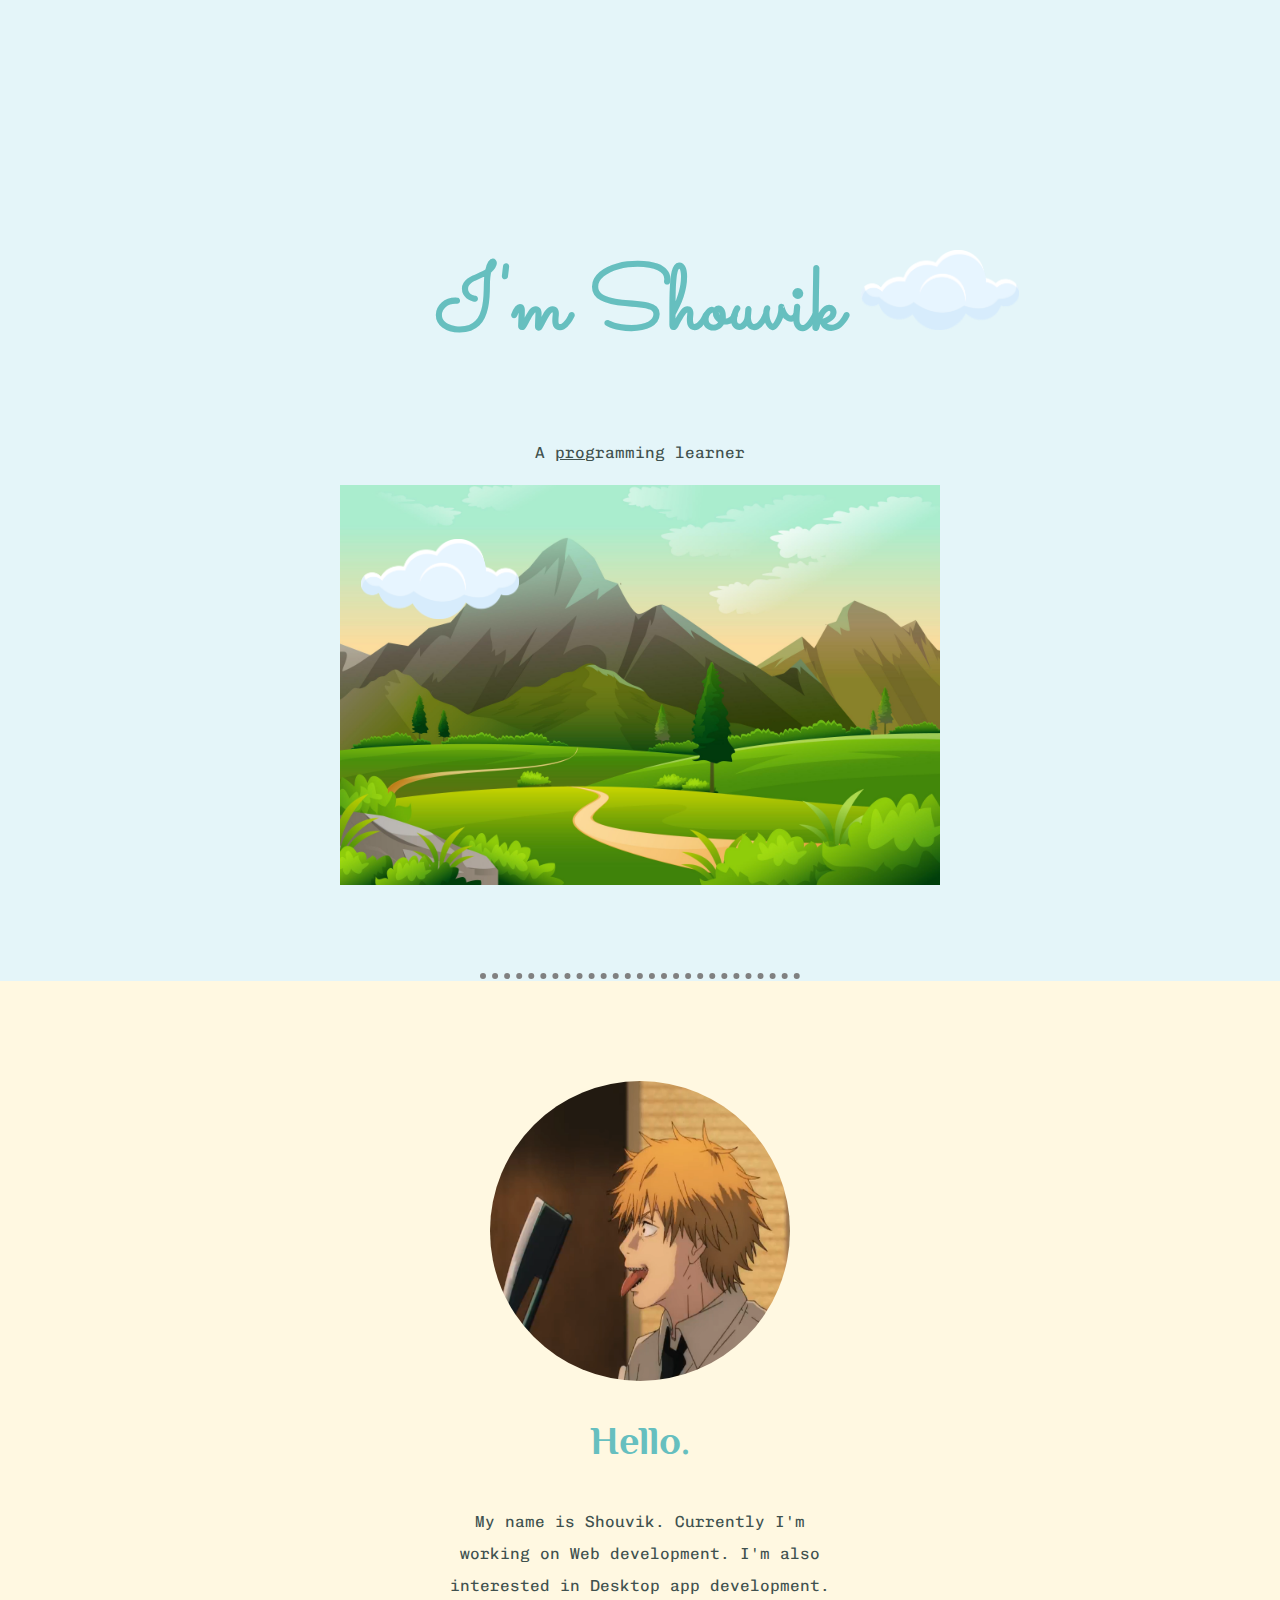
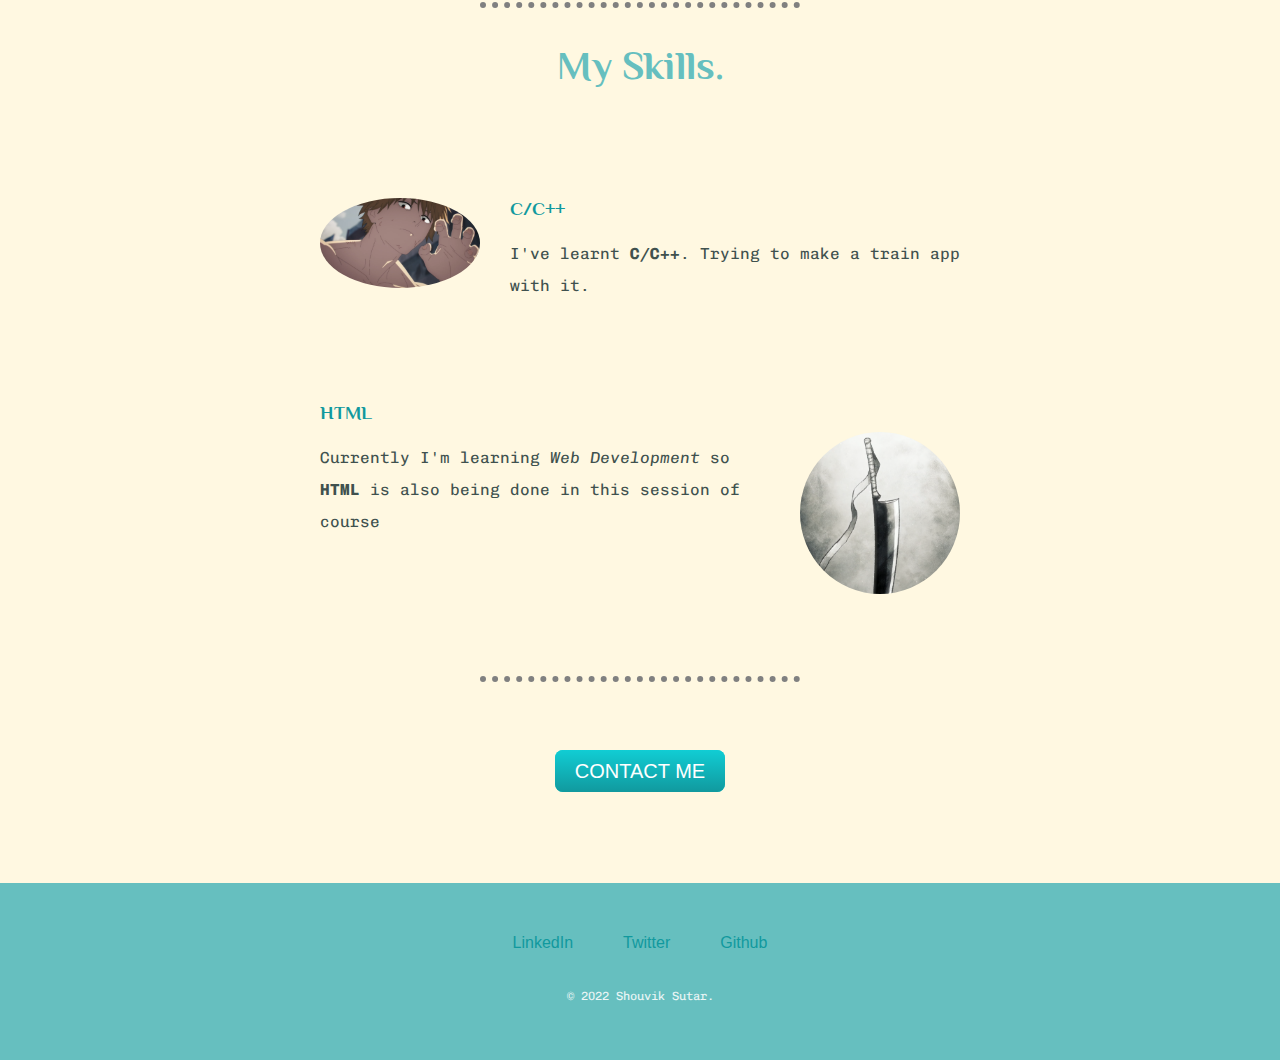
<file: index.html>
<!DOCTYPE html>
<html lang="en">
  <head>
    <meta charset="UTF-8">
    <title>Shouvik Sutar</title>
    <link rel="stylesheet" href="CSS/styles.css">
    <link rel="icon" href="Images/favicon.ico">
    <link rel="preconnect" href="https://fonts.googleapis.com"><link
      rel="preconnect" href="https://fonts.gstatic.com" crossorigin><link
      href="https://fonts.googleapis.com/css2?family=Chivo+Mono:wght@100&family=Philosopher&family=Sacramento&display=swap"
      rel="stylesheet">
  </head>
  <body>
    <div class="top-container">
      <img class="top-cloud" src="Images/cloud.png" alt="cloud"
        height="80px"> <br>
      <h1>I'm Shouvik</h1>
      <p class="para-first">A <span class="pro">pro</span>gramming learner</p>
      <img src="Images/mountains.jpg" alt="mountains" height="400px"> <br>
      <img class="bottom-cloud" src="Images/cloud.png" alt="cloud"
        height="80px">
      <hr>
    </div>
    <div class="middle-container">
      <div class="profile">
        <img class="profile-img" src="Images/denji2.png" alt="">
        <h2>Hello.</h2>
        <p class="intro">My name is Shouvik. Currently I'm working on Web development. I'm
          also interested in Desktop app development.</p>
      </div>
      <hr>
      <div class="skills">
        <h2>My Skills.</h2>
        <div class="skill-row">
          <img class="skills-img1" src="Images/denji.png" alt="">

          <h3>C/C++</h3>
          <p class="skills-cpp-description">I've learnt <strong> C/C++</strong>.
            Trying to make a train app with it.</p>
        </div>
        <div class="skill-row">
          <img class="skills-img2" src="Images/sword.png" alt="">
          <h3>HTML</h3>
          <p class="skills-html-description">Currently I'm learning <em>Web
              Development</em> so <strong>HTML</strong> is also being done in
            this session of course</p>
        </div>
      </div> <br> <br>
      <hr>
      <center>
        <div class="contact-me">
          <h2></h2>
          <h3></h3>
          <p></p>
          <a class="btn" href="mailto:name@email.com">CONTACT ME</a>
        </div>
      </center>
    </div>



    <div class="last-container">
      <a class="footer-link" href="https://www.linkedin.com/shouvik-sutar">LinkedIn</a>
      <a class="footer-link" href="https://twitter.com/en_zeon">Twitter</a>
      <a class="footer-link" href="https://github.com/Student9876">Github</a>
      <p class="copyright">© 2022 Shouvik Sutar.</p>
    </div>
  </body>
</html>
</file>
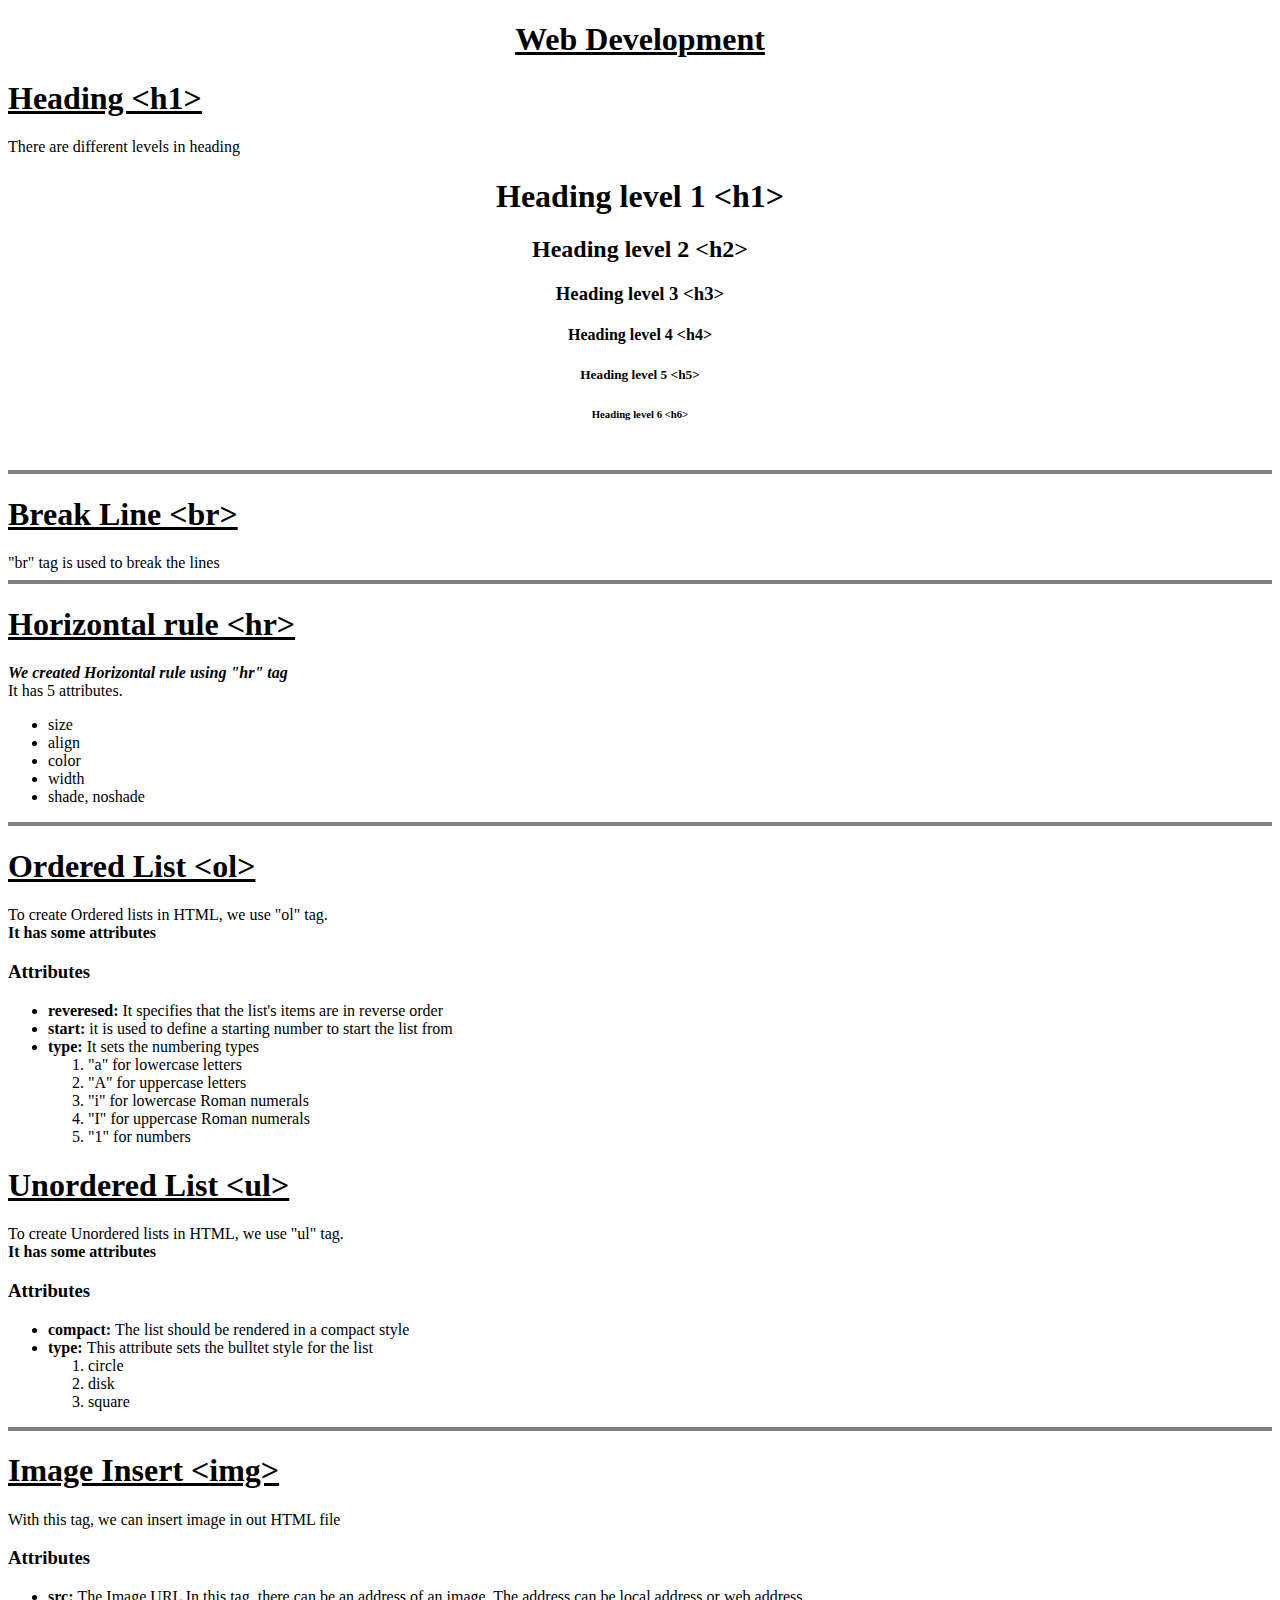
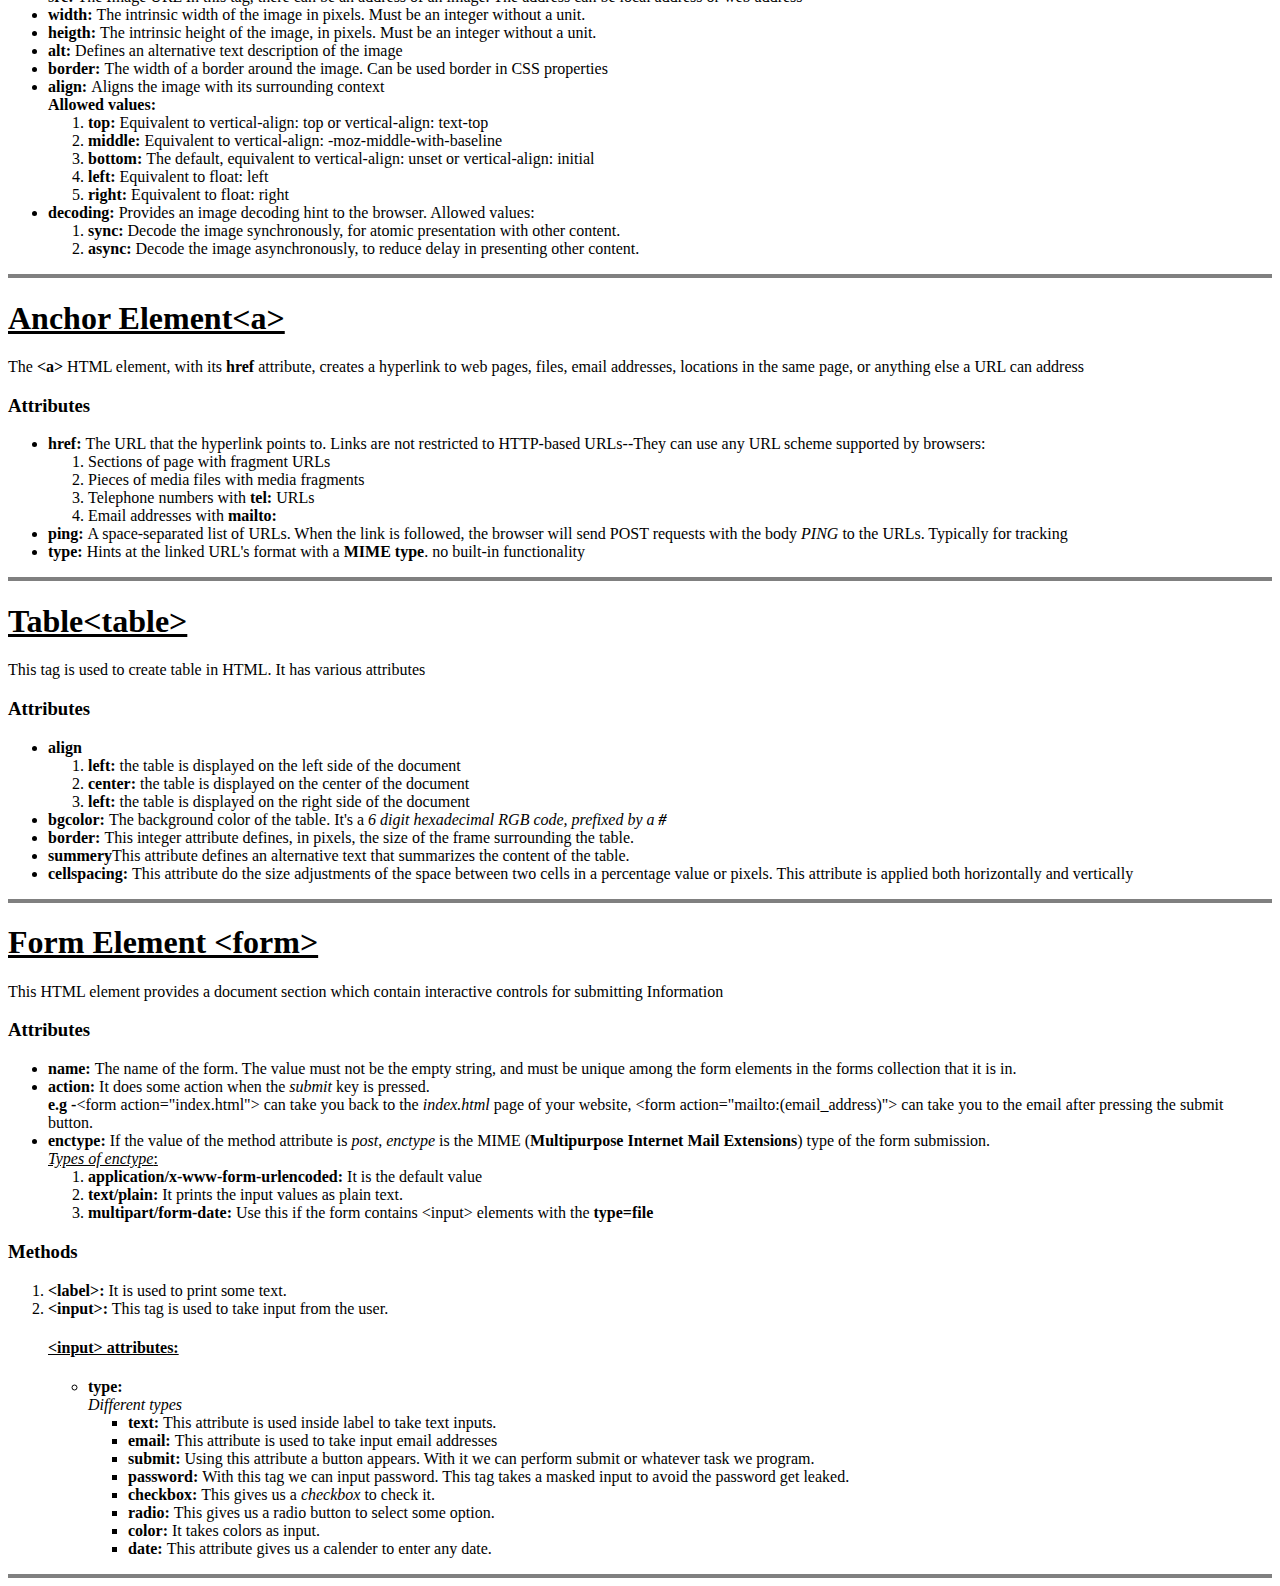
<file: Web_Development_Course.html>
<!DOCTYPE html>
<html>
    <head>
        <meta charset="UTF-8">
        <title>Web Development</title>
    </head>
    <body>
        <center>
            <h1><u>Web Development</u></h1>
        </center>
        <!-- Heading  -->
        <h1><u><b>Heading &lth1&gt</b></u></h1>
        There are different levels in heading
        <center>
            <h1>Heading level 1 &lth1&gt</h1>
            <h2>Heading level 2 &lth2&gt</h2>
            <h3>Heading level 3 &lth3&gt</h3>
            <h4>Heading level 4 &lth4&gt</h4>
            <h5>Heading level 5 &lth5&gt</h5>
            <h6>Heading level 6 &lth6&gt</h6>
        </center>
        <br>
        <hr size="4" noshade>

        <!-- Break Line  -->
        <h1><u><b>Break Line &ltbr&gt</b></u></h1>
        "br" tag is used to break the lines
        <hr size="4" noshade>

        <!-- Horizontal Rule  -->
        <h1><u><b>Horizontal rule &lthr&gt</b></u></h1>
        <em><strong>
                We created Horizontal rule using "hr" tag <br>
            </strong></em>
        It has 5 attributes.<br>
        <ul>
            <li>size</li>
            <li>align</li>
            <li>color</li>
            <li>width</li>
            <li>shade, noshade</li>
        </ul>
        <hr size="4" noshade>

        <!-- List  -->
        <h1><u><b>Ordered List &ltol&gt</b></u></h1>
        <p>
            To create Ordered lists in HTML, we use "ol" tag.
            <br>
            <strong>It has some attributes</strong>
            <h3>Attributes</h3>
            <ul>
                <li><strong>reveresed: </strong>It specifies that the list's
                    items are in reverse order</li>
                <li><strong>start: </strong>it is used to define a starting
                    number to start the list from</li>
                <li><strong>type: </strong>It sets the numbering types
                    <ol>
                        <li>"a" for lowercase letters</li>
                        <li>"A" for uppercase letters</li>
                        <li>"i" for lowercase Roman numerals</li>
                        <li>"I" for uppercase Roman numerals</li>
                        <li>"1" for numbers</li>
                    </ol>
                </li>

            </ul>
        </p>
        <h1><u><b>Unordered List &ltul&gt</b></u></h1>
        <p>
            To create Unordered lists in HTML, we use "ul" tag.
            <br>
            <strong>It has some attributes</strong>
            <h3>Attributes</h3>
            <ul>
                <li><strong>compact: </strong>The list should be rendered in a
                    compact style</li>
                <li><strong>type: </strong>This attribute sets the bulltet style
                    for the list
                    <ol>
                        <li>circle</li>
                        <li>disk</li>
                        <li>square</li>
                    </ol>
                </li>
            </ul>
        </p>

        <!-- Host Images  -->
        <hr size="4" noshade>
        <h1><u><b>Image Insert &ltimg&gt</b></u></h1>
        <p>
            With this tag, we can insert image in out HTML file
            <h3>Attributes</h3>
            <ul>
                <li><strong>src: </strong>The Image URL In this tag, there can
                    be an address of an image. The address can be local address
                    or web address</li>
                <li><strong>width: </strong>The intrinsic width of the image in
                    pixels. Must be an integer without a unit.</li>
                <li><strong>heigth: </strong>The intrinsic height of the image,
                    in pixels. Must be an integer without a unit.</li>
                <li><strong>alt: </strong> Defines an alternative text
                    description of the image</li>
                <li><strong>border: </strong>The width of a border around the
                    image. Can be used border in CSS properties</li>
                <li>
                    <strong>align: </strong>Aligns the image with its
                    surrounding context
                    <br><b>Allowed values: </b>
                    <ol>
                        <li><strong>top: </strong>Equivalent to vertical-align:
                            top or vertical-align: text-top </li>
                        <li><strong>middle: </strong>Equivalent to
                            vertical-align: -moz-middle-with-baseline</li>
                        <li><strong>bottom: </strong>The default, equivalent to
                            vertical-align: unset or vertical-align: initial</li>
                        <li><strong>left: </strong>Equivalent to float: left</li>
                        <li><strong>right: </strong>Equivalent to float: right</li>
                    </ol>
                </li>
                <li>
                    <strong>decoding: </strong> Provides an image decoding hint
                    to the browser. Allowed values:
                    <ol>
                        <li><strong>sync: </strong>Decode the image
                            synchronously,
                            for atomic presentation with other content.</li>
                        <li><strong>async: </strong>Decode the image
                            asynchronously, to reduce delay in presenting other
                            content.</li>

                    </ol>
                </li>
            </ul>
        </p>

        <!-- Anchor  -->
        <hr size="4" noshade>
        <h1><u><b>Anchor Element&lta&gt</b></u></h1>
        <p>
            The <strong>&lta&gt</strong> HTML element, with its <strong>href</strong>
            attribute, creates a hyperlink
            to web pages, files, email addresses, locations in the same page, or
            anything else a URL can address
        </p>
        <h3>Attributes</h3>
        <ul>
            <li>
                <strong>href: </strong>The URL that the hyperlink points to.
                Links are not restricted to HTTP-based URLs--They can use any
                URL scheme supported by browsers:
                <ol>
                    <li>Sections of page with fragment URLs</li>
                    <li>Pieces of media files with media fragments</li>
                    <li>Telephone numbers with <strong>tel:</strong> URLs</li>
                    <li>Email addresses with <strong>mailto:</strong></li>
                </ol>
            </li>
            <li><strong>ping: </strong> A space-separated list of URLs. When the
                link is followed, the browser will send POST requests with the
                body <i>PING</i> to the URLs. Typically for tracking</li>
            <li><strong>type: </strong> Hints at the linked URL's format with a
                <b>MIME type</b>. no built-in functionality</li>
        </ul>
        <hr size="4" noshade>
        <!-- Table  -->
        <h1><u><b>Table&lttable&gt</b></u></h1>
        <p>
            This tag is used to create table in HTML. It has various attributes
        </p>
        <h3>Attributes</h3>
        <ul>
            <li><strong>align</strong><ol>
                    <li><strong>left: </strong>the table is displayed on the
                        left side of the document</li>
                    <li><strong>center: </strong>the table is displayed on the
                        center of the document</li>
                    <li><strong>left: </strong>the table is displayed on the
                        right side of the document</li>
                </ol>
            </li>
            <li><strong>bgcolor: </strong>The background color of the table.
                It's a <i>6 digit hexadecimal RGB code, prefixed by a <b>#</b></i></li>
            <li><strong>border: </strong>This integer attribute defines, in
                pixels, the size of the frame surrounding the table.</li>
            <li><strong>summery</strong>This attribute defines an alternative
                text that summarizes the content of the table.</li>
            <li><strong>cellspacing: </strong>This attribute do the size
                adjustments of the space between two cells in a percentage value
                or pixels. This attribute is applied both horizontally and
                vertically</li>
        </ul>

        <!-- form  -->
        <hr size="4" noshade>
        <h1><u><b>Form Element &ltform&gt</b></u></h1>
        <p>
            This HTML element provides a document section which contain
            interactive controls for submitting Information

        </p>
        <h3>Attributes</h3>
        <ul>
            <li><strong>name: </strong>The name of the form. The value must not
                be the empty string, and must be unique among the form elements
                in the forms collection that it is in.</li>
            <li>
                <strong>action: </strong>It does some action when the <i>submit</i>
                key is pressed.
                <strong>
                    <br>
                    e.g -</strong>&ltform action="index.html"&gt can take you
                back to the <i>index.html</i> page of your website, &ltform
                action="mailto:(email_address)"&gt can take you to the email
                after pressing the submit button.
            </li>
            <li>
                <strong>enctype: </strong> If the value of the method attribute
                is <i>post</i>, <i>enctype</i> is the MIME (<strong>Multipurpose
                    Internet Mail Extensions</strong>) type of the form
                submission.
                <br>
                <u><i>Types of enctype</i>:</u>
                <ol>
                    <li><strong>application/x-www-form-urlencoded: </strong> It
                        is the default value</li>
                    <li><strong>text/plain: </strong> It prints the input values
                        as plain text.</li>
                    <li><strong>multipart/form-date: </strong> Use this if the
                        form contains &ltinput&gt elements with the <strong>type=file</strong></li>
                </ol>
            </li>
        </ul>
        <h3>Methods</h3>
        <p>
            <ol>
                <li><strong>&ltlabel&gt:</strong> It is used to print some text.</li>
                <li>
                    <strong>&ltinput&gt:</strong>
                    This tag is used to take input from the user.
                    <p>
                        <h4><u>&ltinput&gt attributes: </u></h4>
                        <ul>
                            <li>
                                <strong>type:</strong>
                                <br>
                                <i>Different types</i>
                                <ul>
                                    <li><strong>text: </strong> This attribute
                                        is used inside label to take text
                                        inputs.</li>
                                    <li><strong>email: </strong> This attribute
                                        is used to take input email addresses</li>
                                    <li><strong>submit: </strong> Using this
                                        attribute a button appears. With it we
                                        can perform submit or whatever task we
                                        program.</li>
                                    <li><strong>password: </strong> With this
                                        tag we can input password. This tag
                                        takes a masked input to avoid the
                                        password get leaked.</li>
                                    <li><strong>checkbox: </strong>This gives us
                                        a <i>checkbox</i> to check it.</li>
                                    <li><strong>radio: </strong>This gives us a
                                        radio button to select some option.</li>
                                    <li><strong>color: </strong>It takes colors
                                        as input.</li>
                                    <li><strong>date: </strong>This attribute
                                        gives us a calender to enter any date.</li>
                                </ul>
                            </li>
                        </ul>
                    </p>
                </li>
            </ol>
        </p>
        <hr size="4" noshade>

    </body>
</html>
</file>
<file: CSS/styles.css>
body{
   
    text-align: center;
    font-family: 'Chivo Mono', monospace;
    color: #40514E;
    margin: 0;
}
hr{
    margin: 0 auto 0 auto;
    border-style: none;
    border-top: 6px dotted;
    border-color: gray;
    height: 2px;
    width:25%;
}
h1 {
    margin: 50 auto 0 auto; 
    font-family: 'Sacramento', cursive;
    font-size: 5.625rem;
    color: #66BFBF;
}
h2{
    font-family: 'Philosopher', sans-serif;
    font-size: 2.5rem;
    color: #66BFBF;
    padding-bottom: 10px;
}
h3{
    font-family: 'Philosopher', sans-serif;    
    color: #11999E;
}

a{
    color: #11999E;
    font-family:'Monserrat', sans-serif;
    margin: 10px 20px;
    text-decoration: none;
}
a:hover{
    color: #EAF6F6;
}

p{
    line-height: 2;
}
.top-container{
    background-color: #E4F5F9;
    padding-top: 100px;
    position: relative;
   
}

.middle-container {
background-color: #FFF8E1;
padding: 100px 0 100px 0;
}
.last-container {
background-color: #66BFBF;
padding: 50px 0 20px;
}

.pro {
    text-decoration: underline;
}
.intro{
    width: 30%;
    margin: auto;
}
/* paragrapgh */
.para-first{
    font-weight: normal; /* 400 */
}


.top-cloud{
    position: relative;
    top:150px;
    left:300px;
}
.bottom-cloud{
    position: relative;
    bottom: 350px;
    right: 200px;
} 

/* Anchor tags footer */
.btn {
    background: #11CDD4;
    background-image: -webkit-linear-gradient(top, #11CDD4, #11999E);
    background-image: -moz-linear-gradient(top, #11CDD4, #11999E);
    background-image: -ms-linear-gradient(top, #11CDD4, #11999E);
    background-image: -o-linear-gradient(top, #11CDD4, #11999E);
    background-image: linear-gradient(to bottom, #11CDD4, #11999E);
    -webkit-border-radius: 8;
    -moz-border-radius: 8;
    border-radius: 8px;
    font-family: 'Monserrat', sans-serif;
    color: #ffffff;
    font-size: 20px;
    padding: 10px 20px 10px 20px;
    text-decoration: none;
  }
  
  .btn:hover {
    background: #30E3CB;
    background-image: -webkit-linear-gradient(top, #30E3CB, #2BC4AD);
    background-image: -moz-linear-gradient(top, #30E3CB, #2BC4AD);
    background-image: -ms-linear-gradient(top, #30E3CB, #2BC4AD);
    background-image: -o-linear-gradient(top, #30E3CB, #2BC4AD);
    background-image: linear-gradient(to bottom, #30E3CB, #2BC4AD);
    text-decoration: none;
  }


.footer-link {
    color: #11999E;
}
/* Images */
.profile-img{
    border-radius: 50%;
    width: 300px;;
    height:300px;
}

/* Try not to use float tag. It causes problem */
.skills-img1{
    border-radius: 50%;
    width: 25%;
    float: left;
    margin: 0 30px 0 auto;
}
.skills-img2{
    border-radius: 50%;
    width: 25%;
    float: right;
    margin: 30px auto 0 30px;
}

.skill-row {
    width: 50%;
    margin: 100px auto 100px;
    text-align:left;
}

.copyright{
    color: #EAF6F6;
    font-size: 0.75rem;
    padding: 20px 0;
}
</file>
